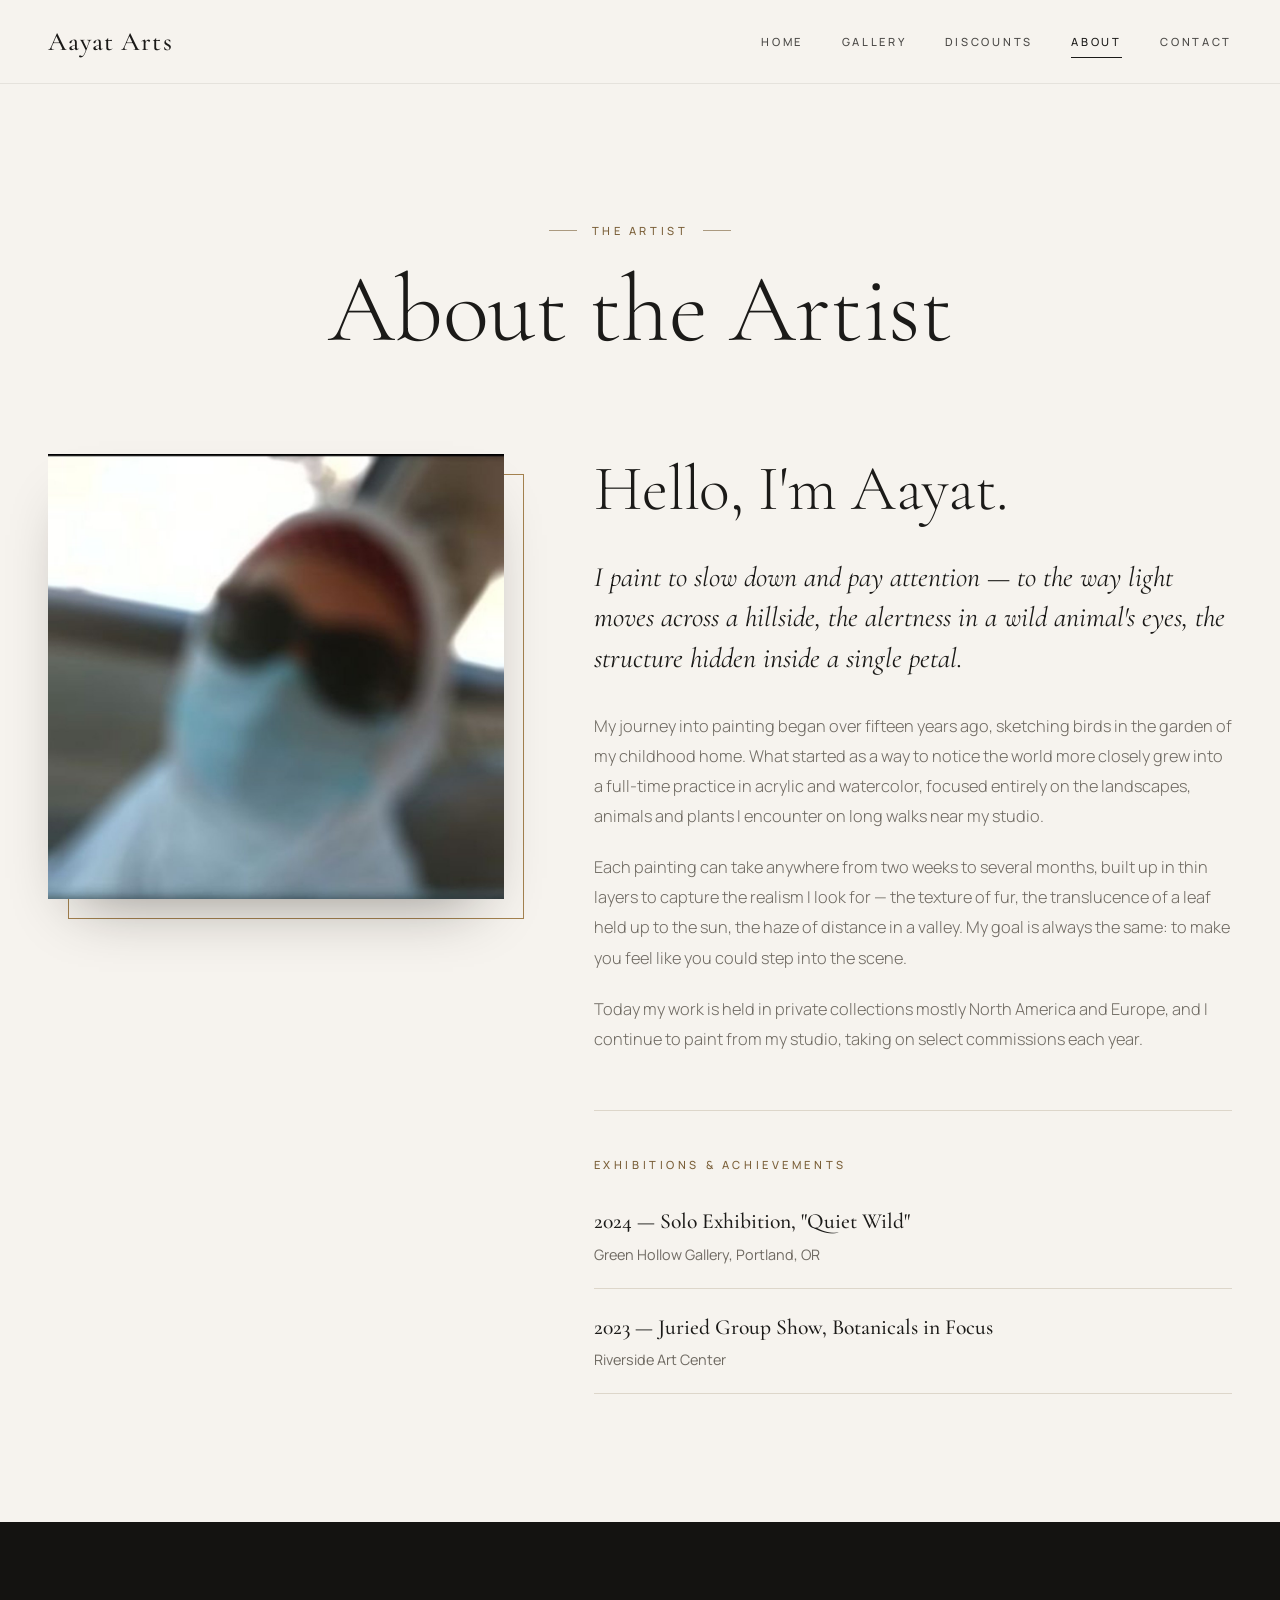
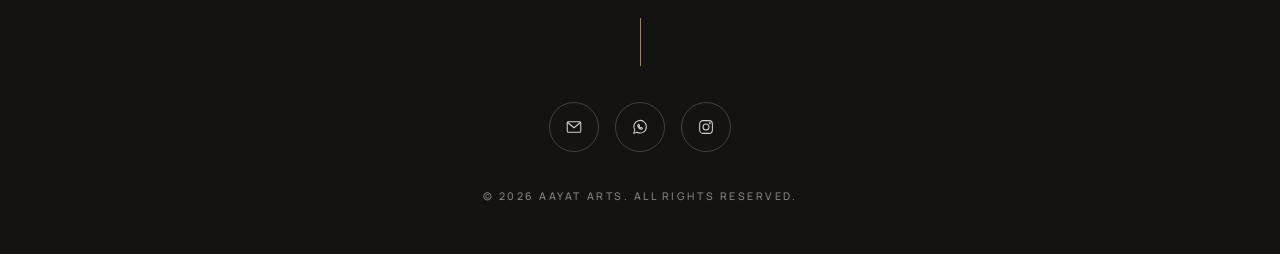
<file: about.html>
<!DOCTYPE html>
<html lang="en">
<head>
  <meta charset="UTF-8">
  <meta name="viewport" content="width=device-width, initial-scale=1.0">

  <title>About | Aayat Arts</title>
  <meta name="description" content="Learn about Aayat Arts, a professional nature and wildlife painter, her artistic journey, and her exhibitions.">

  <link rel="icon" type="image/svg+xml" href="images/favicon.svg">

  <meta property="og:type" content="website">
  <meta property="og:title" content="About | Aayat Arts">
  <meta property="og:description" content="Learn about Aayat Arts, a professional nature and wildlife painter, her artistic journey, and her exhibitions.">
  <meta property="og:image" content="images/artist-photo.jpg">
  <meta property="og:url" content="https://yourusername.github.io/paintings-portfolio/about.html">

  <link rel="preconnect" href="https://fonts.googleapis.com">
  <link rel="preconnect" href="https://fonts.gstatic.com" crossorigin>
  <link href="https://fonts.googleapis.com/css2?family=Cormorant+Garamond:ital,wght@0,300;0,400;0,500;0,600;1,300;1,400;1,500&family=Manrope:wght@300;400;500;600&display=swap" rel="stylesheet">

  <link rel="stylesheet" href="css/style.css">

  <!-- Cloudflare Web Analytics -->
  <script type='module' src='https://static.cloudflareinsights.com/beacon.min.js' data-cf-beacon='{"token": "23faac5cbb794c8eb4cd1b286bbd87d9"}'></script>
  <!-- End Cloudflare Web Analytics -->
</head>
<body>

  <header class="site-header">
    <nav class="navbar">
      <a href="index.html" class="nav-logo" id="site-name">Jane Alder</a>
      <button class="nav-toggle" aria-label="Toggle navigation menu">
        <span></span><span></span><span></span>
      </button>
      <ul class="nav-links">
        <li><a href="index.html">Home</a></li>
        <li><a href="gallery.html">Gallery</a></li>
        <li><a href="discounts.html">Discounts</a></li>
        <li><a href="about.html" class="active">About</a></li>
        <li><a href="contact.html">Contact</a></li>
      </ul>
    </nav>
  </header>

  <main>
    <section class="page-header">
      <div class="container">
        <span class="eyebrow">The Artist</span>
        <h1>About the Artist</h1>
      </div>
    </section>

    <section class="section" style="padding-top: 0;">
      <div class="container about-grid">
        <div class="about-photo">
          <!-- Fallback photo — real value comes from "artistPhoto" in data/artist.json -->
          <img id="about-photo" src="images/artist-photo.jpg" alt="Portrait of the artist, Jane Alder, in her studio">
        </div>

        <div class="about-text">
          <!-- Fallback greeting — real value is generated from "name" in data/artist.json -->
          <h2 id="about-greeting">Hello, I'm Jane.</h2>

          <!-- Fallback bio paragraphs below, overridden by the "bio" array in data/artist.json -->
          <div id="about-bio">
            <p>
              I paint to slow down and pay attention &mdash; to the way light moves across a hillside,
              the alertness in a wild animal's eyes, the structure hidden inside a single petal.
            </p>
            <p>
              My journey into painting began over fifteen years ago, sketching birds in the garden of my
              childhood home. What started as a way to notice the world more closely grew into a full-time
              practice in oil and watercolor, focused entirely on the landscapes, animals and plants I
              encounter on long walks near my studio.
            </p>
            <p>
              Each painting can take anywhere from two weeks to several months, built up in thin layers to
              capture the realism I look for &mdash; the texture of fur, the translucence of a leaf held up
              to the sun, the haze of distance in a valley. My goal is always the same: to make you feel like
              you could step into the scene.
            </p>
            <p>
              Today my work is held in private collections across North America, Europe and Asia, and I
              continue to paint from my studio, taking on select commissions each year.
            </p>
          </div>

          <div class="achievements">
            <h3>Exhibitions &amp; Achievements</h3>
            <!-- Fallback list below, overridden by the "achievements" array in data/artist.json -->
            <ul id="about-achievements">
              <li>
                <strong>2024 — Solo Exhibition, "Quiet Wild"</strong>
                Green Hollow Gallery, Portland, OR
              </li>
              <li>
                <strong>2023 — Juried Group Show, Nature in Focus</strong>
                Riverside Art Center
              </li>
              <li>
                <strong>2022 — Featured Artist</strong>
                Wildlife Art Quarterly, Issue 14
              </li>
              <li>
                <strong>2021 — Emerging Artist Award</strong>
                National Botanical Art Society
              </li>
            </ul>
          </div>
        </div>
      </div>
    </section>
  </main>

  <footer class="site-footer">
    <div class="container footer-inner">
      <div class="footer-social">
        <a data-contact="email" href="mailto:hello@janealder.com" aria-label="Email"><svg viewBox="0 0 24 24" fill="none" stroke="currentColor" stroke-width="1.4" stroke-linecap="round" stroke-linejoin="round" aria-hidden="true"><rect x="3" y="5" width="18" height="14" rx="1.5"/><path d="m3.5 6 8.5 7 8.5-7"/></svg></a>
        <a data-contact="whatsapp" href="https://wa.me/10000000000" target="_blank" rel="noopener" aria-label="WhatsApp"><svg viewBox="0 0 24 24" fill="none" stroke="currentColor" stroke-width="1.4" stroke-linecap="round" stroke-linejoin="round" aria-hidden="true"><path d="M20.5 11.6a8.4 8.4 0 0 1-12.4 7.4L3.5 20.5l1.5-4.4a8.4 8.4 0 1 1 15.5-4.5z"/><path d="M9 9.5c0 3 2.5 5.5 5.5 5.5l1-1.5-2-1-1 .8c-.9-.4-1.5-1-1.9-1.9l.8-1-1-2L9 9.5z"/></svg></a>
        <a data-contact="instagram" href="https://instagram.com/janealder.art" target="_blank" rel="noopener" aria-label="Instagram"><svg viewBox="0 0 24 24" fill="none" stroke="currentColor" stroke-width="1.4" stroke-linecap="round" stroke-linejoin="round" aria-hidden="true"><rect x="3.5" y="3.5" width="17" height="17" rx="4.5"/><circle cx="12" cy="12" r="4"/><circle cx="17.2" cy="6.8" r=".6" fill="currentColor"/></svg></a>
      </div>
      <p class="footer-copy">&copy; <span id="footer-year"></span> <span id="footer-artist-name">Jane Alder</span>. All rights reserved.</p>
    </div>
  </footer>

  <script src="js/script.js"></script>
</body>
</html>
</file>
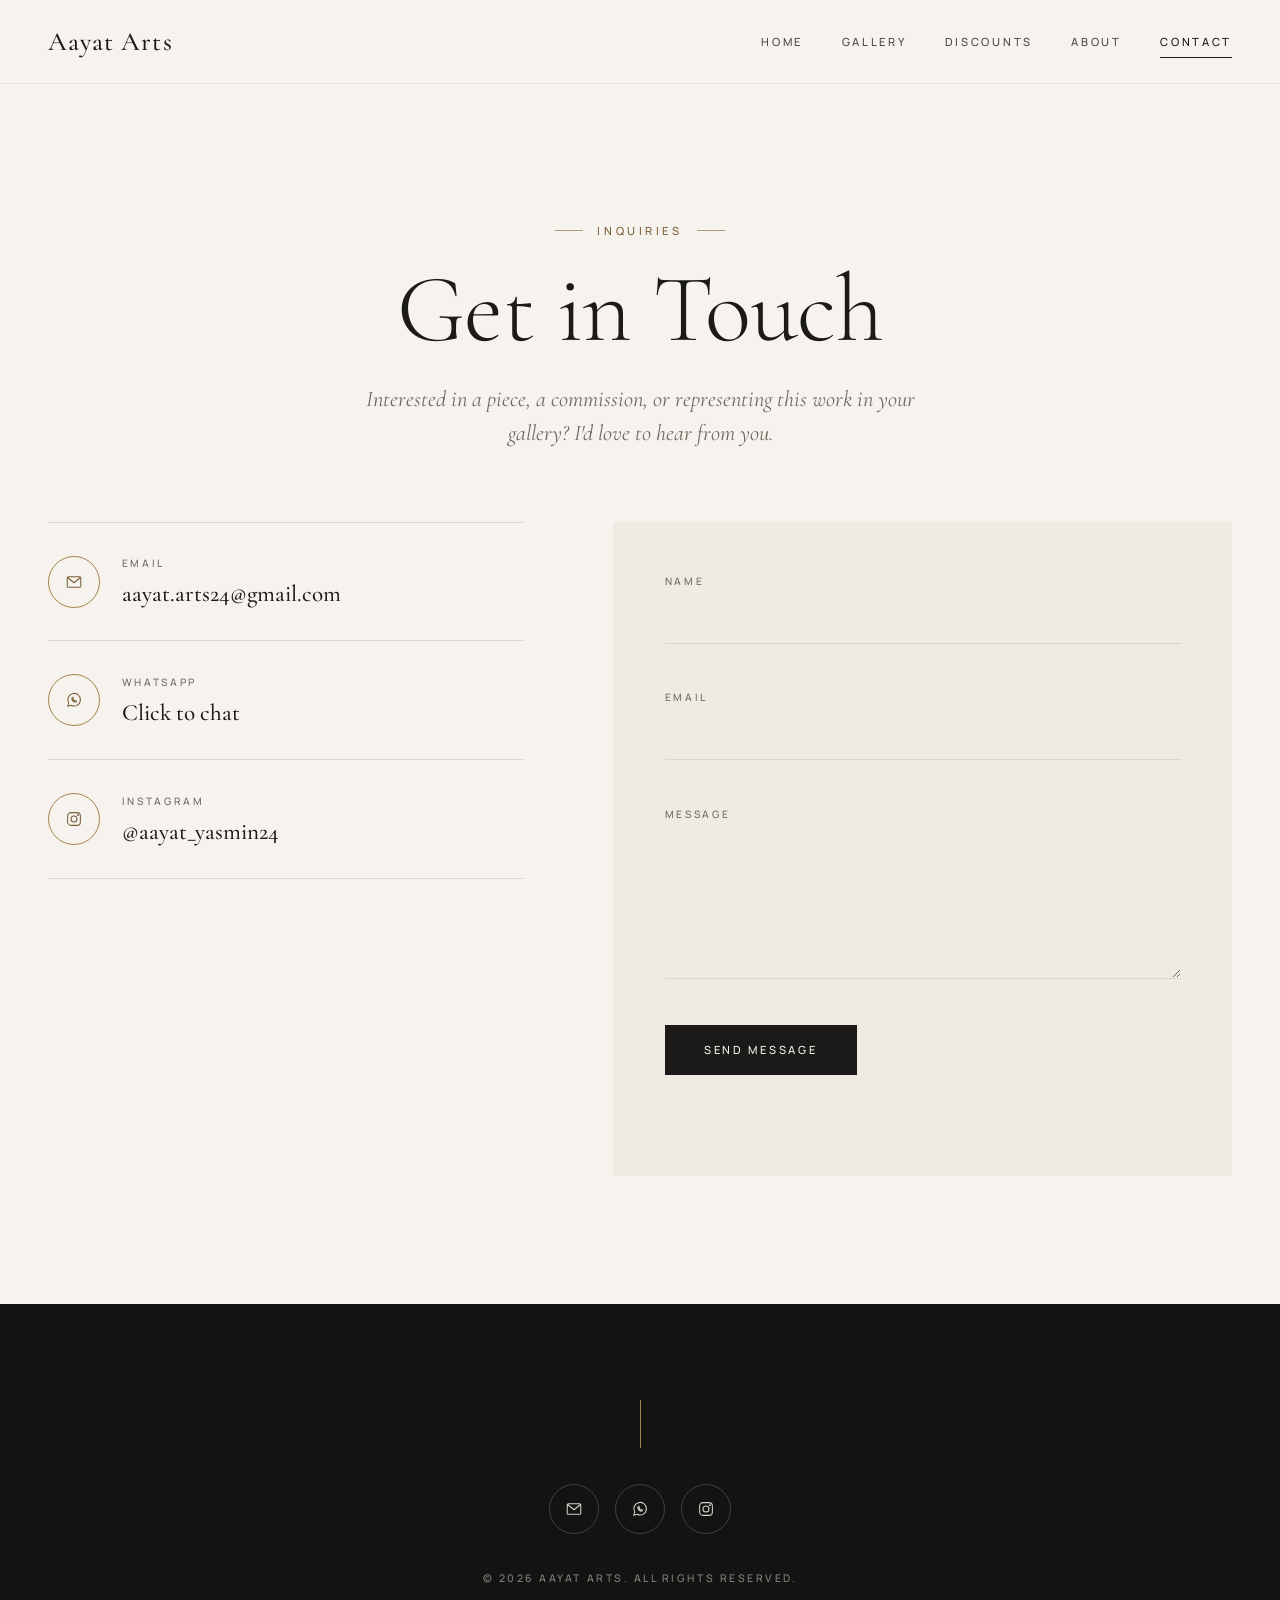
<file: contact.html>
<!DOCTYPE html>
<html lang="en">
<head>
  <meta charset="UTF-8">
  <meta name="viewport" content="width=device-width, initial-scale=1.0">

  <title>Contact | Aayat Arts</title>
  <meta name="description" content="Get in touch with Aayat Arts about original paintings, commissions, or gallery inquiries.">

  <link rel="icon" type="image/svg+xml" href="images/favicon.svg">

  <meta property="og:type" content="website">
  <meta property="og:title" content="Contact | Aayat Arts">
  <meta property="og:description" content="Get in touch with Aayat Arts about original paintings, commissions, or gallery inquiries.">
  <meta property="og:image" content="images/paintings/botanical-01.svg">
  <meta property="og:url" content="https://yourusername.github.io/paintings-portfolio/contact.html">

  <link rel="preconnect" href="https://fonts.googleapis.com">
  <link rel="preconnect" href="https://fonts.gstatic.com" crossorigin>
  <link href="https://fonts.googleapis.com/css2?family=Cormorant+Garamond:ital,wght@0,300;0,400;0,500;0,600;1,300;1,400;1,500&family=Manrope:wght@300;400;500;600&display=swap" rel="stylesheet">

  <link rel="stylesheet" href="css/style.css">

  <!-- Cloudflare Web Analytics -->
  <script type='module' src='https://static.cloudflareinsights.com/beacon.min.js' data-cf-beacon='{"token": "23faac5cbb794c8eb4cd1b286bbd87d9"}'></script>
  <!-- End Cloudflare Web Analytics -->
</head>
<body>

  <header class="site-header">
    <nav class="navbar">
      <a href="index.html" class="nav-logo" id="site-name">Jane Alder</a>
      <button class="nav-toggle" aria-label="Toggle navigation menu">
        <span></span><span></span><span></span>
      </button>
      <ul class="nav-links">
        <li><a href="index.html">Home</a></li>
        <li><a href="gallery.html">Gallery</a></li>
        <li><a href="discounts.html">Discounts</a></li>
        <li><a href="about.html">About</a></li>
        <li><a href="contact.html" class="active">Contact</a></li>
      </ul>
    </nav>
  </header>

  <main>
    <section class="page-header">
      <div class="container">
        <span class="eyebrow">Inquiries</span>
        <h1>Get in Touch</h1>
        <p>Interested in a piece, a commission, or representing this work in your gallery? I'd love to hear from you.</p>
      </div>
    </section>

    <section class="section" style="padding-top: 0;">
      <div class="container contact-grid">

        <div class="contact-info-list">
          <!-- Fallback contact details below — real values come from data/artist.json -->
          <a class="contact-info-item" data-contact="email" href="mailto:hello@janealder.com">
            <span class="contact-icon"><svg viewBox="0 0 24 24" fill="none" stroke="currentColor" stroke-width="1.4" stroke-linecap="round" stroke-linejoin="round" aria-hidden="true"><rect x="3" y="5" width="18" height="14" rx="1.5"/><path d="m3.5 6 8.5 7 8.5-7"/></svg></span>
            <span>
              <span class="label">Email</span><br>
              <span class="value" id="contact-email-value">hello@janealder.com</span>
            </span>
          </a>

          <a class="contact-info-item" data-contact="whatsapp" href="https://wa.me/10000000000" target="_blank" rel="noopener">
            <span class="contact-icon"><svg viewBox="0 0 24 24" fill="none" stroke="currentColor" stroke-width="1.4" stroke-linecap="round" stroke-linejoin="round" aria-hidden="true"><path d="M20.5 11.6a8.4 8.4 0 0 1-12.4 7.4L3.5 20.5l1.5-4.4a8.4 8.4 0 1 1 15.5-4.5z"/><path d="M9 9.5c0 3 2.5 5.5 5.5 5.5l1-1.5-2-1-1 .8c-.9-.4-1.5-1-1.9-1.9l.8-1-1-2L9 9.5z"/></svg></span>
            <span>
              <span class="label">WhatsApp</span><br>
              <span class="value">Click to chat</span>
            </span>
          </a>

          <a class="contact-info-item" data-contact="instagram" href="https://instagram.com/janealder.art" target="_blank" rel="noopener">
            <span class="contact-icon"><svg viewBox="0 0 24 24" fill="none" stroke="currentColor" stroke-width="1.4" stroke-linecap="round" stroke-linejoin="round" aria-hidden="true"><rect x="3.5" y="3.5" width="17" height="17" rx="4.5"/><circle cx="12" cy="12" r="4"/><circle cx="17.2" cy="6.8" r=".6" fill="currentColor"/></svg></span>
            <span>
              <span class="label">Instagram</span><br>
              <span class="value" id="contact-instagram-value">@janealder.art</span>
            </span>
          </a>
        </div>

        <!--
          Fallback form action below — the real endpoint comes from
          "formspreeEndpoint" in data/artist.json. Sign up free at
          https://formspree.io, create a form, and paste the URL it gives you
          (looks like https://formspree.io/f/xxxxxxx) into that file.
        -->
        <form class="contact-form" id="contact-form" action="https://formspree.io/f/yourFormID" method="POST">
          <div class="form-group">
            <label for="name">Name</label>
            <input type="text" id="name" name="name" required>
            <span class="form-error"></span>
          </div>

          <div class="form-group">
            <label for="email">Email</label>
            <input type="email" id="email" name="email" required>
            <span class="form-error"></span>
          </div>

          <div class="form-group">
            <label for="message">Message</label>
            <textarea id="message" name="message" required></textarea>
            <span class="form-error"></span>
          </div>

          <button type="submit" class="btn btn-solid">Send Message</button>
          <p class="form-status" aria-live="polite"></p>
        </form>

      </div>
    </section>
  </main>

  <footer class="site-footer">
    <div class="container footer-inner">
      <div class="footer-social">
        <a data-contact="email" href="mailto:hello@janealder.com" aria-label="Email"><svg viewBox="0 0 24 24" fill="none" stroke="currentColor" stroke-width="1.4" stroke-linecap="round" stroke-linejoin="round" aria-hidden="true"><rect x="3" y="5" width="18" height="14" rx="1.5"/><path d="m3.5 6 8.5 7 8.5-7"/></svg></a>
        <a data-contact="whatsapp" href="https://wa.me/10000000000" target="_blank" rel="noopener" aria-label="WhatsApp"><svg viewBox="0 0 24 24" fill="none" stroke="currentColor" stroke-width="1.4" stroke-linecap="round" stroke-linejoin="round" aria-hidden="true"><path d="M20.5 11.6a8.4 8.4 0 0 1-12.4 7.4L3.5 20.5l1.5-4.4a8.4 8.4 0 1 1 15.5-4.5z"/><path d="M9 9.5c0 3 2.5 5.5 5.5 5.5l1-1.5-2-1-1 .8c-.9-.4-1.5-1-1.9-1.9l.8-1-1-2L9 9.5z"/></svg></a>
        <a data-contact="instagram" href="https://instagram.com/janealder.art" target="_blank" rel="noopener" aria-label="Instagram"><svg viewBox="0 0 24 24" fill="none" stroke="currentColor" stroke-width="1.4" stroke-linecap="round" stroke-linejoin="round" aria-hidden="true"><rect x="3.5" y="3.5" width="17" height="17" rx="4.5"/><circle cx="12" cy="12" r="4"/><circle cx="17.2" cy="6.8" r=".6" fill="currentColor"/></svg></a>
      </div>
      <p class="footer-copy">&copy; <span id="footer-year"></span> <span id="footer-artist-name">Jane Alder</span>. All rights reserved.</p>
    </div>
  </footer>

  <script src="js/script.js"></script>
</body>
</html>
</file>
<file: css/style.css>
/* ==========================================================================
   Artist Portfolio — Stylesheet
   Gallery-style theme: warm bone walls, ink type, brass accents.
   Edit the CSS variables below to quickly re-theme the whole site.
   ========================================================================== */

:root {
  /* REPLACE: swap --color-accent for a different tone if you like
     (e.g. deep terracotta: #9c5a3c) */
  --color-bg: #f6f3ee;          /* gallery wall */
  --color-bg-alt: #efeae2;      /* alternate section */
  --color-matte: #e9e3d9;       /* matte behind each painting */
  --color-text: #1b1a18;        /* ink */
  --color-text-muted: #6f6a62;
  --color-accent: #a4824f;      /* brass */
  --color-accent-dark: #7a5f38;
  --color-border: #ddd6ca;
  --color-white: #ffffff;
  --color-ivory: #f6f3ee;
  --color-ink: #141311;
  --color-sold: #b3261e;        /* the classic gallery "red dot" */

  --font-heading: 'Cormorant Garamond', 'Cormorant', Georgia, 'Times New Roman', serif;
  --font-body: 'Manrope', -apple-system, BlinkMacSystemFont, 'Segoe UI', sans-serif;

  --max-width: 1320px;
  --gap: 2.5rem;
  --radius: 0;
  --ease: cubic-bezier(0.2, 0.7, 0.2, 1);
  --transition: 0.4s var(--ease);

  --nav-height: 84px;
}

/* ---------- Reset ---------- */
*,
*::before,
*::after {
  box-sizing: border-box;
  margin: 0;
  padding: 0;
}

html {
  scroll-behavior: smooth;
}

body {
  font-family: var(--font-body);
  font-weight: 400;
  background-color: var(--color-bg);
  color: var(--color-text);
  line-height: 1.7;
  -webkit-font-smoothing: antialiased;
  -moz-osx-font-smoothing: grayscale;
  text-rendering: optimizeLegibility;
  overflow-x: hidden;
  animation: page-in 0.9s var(--ease) both;
}

body.menu-open {
  overflow: hidden;
}

::selection {
  background-color: var(--color-accent);
  color: var(--color-white);
}

img {
  max-width: 100%;
  display: block;
}

a {
  color: inherit;
  text-decoration: none;
}

ul {
  list-style: none;
}

h1, h2, h3, h4 {
  font-family: var(--font-heading);
  font-weight: 400;
  line-height: 1.1;
  letter-spacing: -0.005em;
}

button {
  font-family: inherit;
  cursor: pointer;
  border: none;
  background: none;
  color: inherit;
}

input, textarea {
  font-family: inherit;
}

:focus-visible {
  outline: 1px solid var(--color-accent);
  outline-offset: 4px;
}

.container {
  max-width: var(--max-width);
  margin: 0 auto;
  padding: 0 clamp(1.25rem, 4vw, 3rem);
}

.section {
  padding: clamp(5rem, 10vw, 8.5rem) 0;
}

.section-alt {
  background-color: var(--color-bg-alt);
}

/* Small uppercase label that sits above headings */
.eyebrow {
  display: inline-flex;
  align-items: center;
  gap: 0.9rem;
  font-family: var(--font-body);
  font-size: 0.7rem;
  font-weight: 500;
  letter-spacing: 0.32em;
  text-transform: uppercase;
  color: var(--color-accent-dark);
  margin-bottom: 1.4rem;
}

.eyebrow::before,
.eyebrow::after {
  content: '';
  width: 28px;
  height: 1px;
  background-color: currentColor;
  opacity: 0.6;
}

.section-title {
  font-size: clamp(2.4rem, 4.6vw, 3.8rem);
  font-weight: 300;
  text-align: center;
  margin-bottom: 1.1rem;
}

.section-subtitle {
  text-align: center;
  color: var(--color-text-muted);
  max-width: 520px;
  margin: 0 auto clamp(3rem, 6vw, 4.5rem);
  font-size: 0.95rem;
  font-weight: 300;
}

.section-head {
  text-align: center;
}

/* ---------- Buttons ---------- */
.btn {
  display: inline-flex;
  align-items: center;
  justify-content: center;
  gap: 0.75rem;
  padding: 1.05rem 2.4rem;
  border: 1px solid var(--color-text);
  color: var(--color-text);
  font-size: 0.7rem;
  font-weight: 500;
  letter-spacing: 0.24em;
  text-transform: uppercase;
  border-radius: var(--radius);
  background: linear-gradient(var(--color-text), var(--color-text)) no-repeat left center / 0% 100%;
  transition: background-size 0.6s var(--ease), color 0.4s var(--ease), border-color 0.4s var(--ease);
}

.btn:hover,
.btn:focus-visible {
  background-size: 100% 100%;
  color: var(--color-ivory);
}

.btn-solid {
  background-color: var(--color-text);
  background-image: linear-gradient(var(--color-accent-dark), var(--color-accent-dark));
  border-color: var(--color-text);
  color: var(--color-ivory);
}

.btn-solid:hover,
.btn-solid:focus-visible {
  border-color: var(--color-accent-dark);
  color: var(--color-white);
}

/* ---------- Hero action buttons ---------- */
.hero-actions {
  display: flex;
  flex-wrap: wrap;
  justify-content: center;
  gap: 1rem;
}

.btn-discount {
  background-color: var(--color-accent);
  background-image: linear-gradient(var(--color-accent-dark), var(--color-accent-dark));
  border-color: var(--color-accent);
  color: var(--color-white);
}

.btn-discount:hover,
.btn-discount:focus-visible {
  border-color: var(--color-accent-dark);
  color: var(--color-white);
}

/* ---------- Navigation ---------- */
.site-header {
  position: sticky;
  top: 0;
  z-index: 500;
  color: var(--color-text);
  transition: color var(--transition);
}

/* Background lives on a pseudo-element so the blur doesn't trap the
   full-screen mobile menu inside the header box */
.site-header::before {
  content: '';
  position: absolute;
  inset: 0;
  z-index: -1;
  background-color: rgba(246, 243, 238, 0.86);
  backdrop-filter: blur(14px) saturate(1.2);
  -webkit-backdrop-filter: blur(14px) saturate(1.2);
  border-bottom: 1px solid rgba(27, 26, 24, 0.08);
  transition: opacity var(--transition);
}

/* Home page: header floats transparently over the hero painting,
   then settles into the solid bar once the visitor scrolls */
body:has(.hero) .site-header {
  position: fixed;
  left: 0;
  right: 0;
}

body:has(.hero):not(.scrolled) .site-header {
  color: var(--color-ivory);
}

body:has(.hero):not(.scrolled) .site-header::before {
  opacity: 0;
}

.navbar {
  height: var(--nav-height);
  display: flex;
  align-items: center;
  justify-content: space-between;
  max-width: var(--max-width);
  margin: 0 auto;
  padding: 0 clamp(1.25rem, 4vw, 3rem);
  transition: height var(--transition);
}

body.scrolled .navbar {
  height: 68px;
}

.nav-logo {
  font-family: var(--font-heading);
  font-size: 1.65rem;
  font-weight: 500;
  letter-spacing: 0.04em;
  line-height: 1;
}

.nav-links {
  display: flex;
  gap: clamp(1.5rem, 3vw, 2.75rem);
}

.nav-links a {
  position: relative;
  display: inline-block;
  font-size: 0.7rem;
  font-weight: 500;
  letter-spacing: 0.24em;
  text-transform: uppercase;
  padding: 0.4rem 0;
  opacity: 0.78;
  transition: opacity var(--transition);
}

.nav-links a::after {
  content: '';
  position: absolute;
  left: 0;
  right: 0;
  bottom: 0;
  height: 1px;
  background-color: currentColor;
  transform: scaleX(0);
  transform-origin: right;
  transition: transform 0.5s var(--ease);
}

.nav-links a:hover,
.nav-links a.active {
  opacity: 1;
}

.nav-links a:hover::after,
.nav-links a.active::after {
  transform: scaleX(1);
  transform-origin: left;
}

.nav-toggle {
  display: none;
  flex-direction: column;
  justify-content: center;
  gap: 7px;
  width: 44px;
  height: 44px;
  margin-right: -10px;
  padding: 10px;
  z-index: 600;
  position: relative;
}

.nav-toggle span {
  display: block;
  width: 24px;
  height: 1px;
  background-color: currentColor;
  transition: transform var(--transition), opacity var(--transition), background-color var(--transition);
}

.nav-toggle.open span {
  background-color: var(--color-ivory);
}

.nav-toggle.open span:nth-child(1) {
  transform: translateY(8px) rotate(45deg);
}

.nav-toggle.open span:nth-child(2) {
  opacity: 0;
}

.nav-toggle.open span:nth-child(3) {
  transform: translateY(-8px) rotate(-45deg);
}

/* ---------- Hero ---------- */
.hero {
  position: relative;
  height: 100vh;
  height: 100svh;
  min-height: 560px;
  display: flex;
  align-items: center;
  justify-content: center;
  text-align: center;
  color: var(--color-ivory);
  overflow: hidden;
  background-color: var(--color-ink);
}

.hero-bg {
  position: absolute;
  inset: 0;
  width: 100%;
  height: 110%;
  object-fit: cover;
  translate: 0 var(--parallax, 0px);
  animation: hero-zoom 2.8s var(--ease) both;
  will-change: translate, scale;
}

.hero::after {
  content: '';
  position: absolute;
  inset: 0;
  background:
    radial-gradient(ellipse at center, rgba(10, 10, 9, 0.15) 0%, rgba(10, 10, 9, 0.55) 100%),
    linear-gradient(180deg, rgba(10, 10, 9, 0.45) 0%, rgba(10, 10, 9, 0.05) 30%, rgba(10, 10, 9, 0.1) 60%, rgba(10, 10, 9, 0.7) 100%);
}

.hero-content {
  position: relative;
  z-index: 2;
  padding: 0 1.5rem;
  max-width: 860px;
}

.hero-content > * {
  animation: rise 1.3s var(--ease) both;
}

.hero-content > *:nth-child(1) { animation-delay: 0.5s; }
.hero-content > *:nth-child(2) { animation-delay: 0.65s; }
.hero-content > *:nth-child(3) { animation-delay: 0.85s; }
.hero-content > *:nth-child(4) { animation-delay: 1.05s; }

.hero .eyebrow {
  color: rgba(246, 243, 238, 0.85);
}

.hero-content h1 {
  font-size: clamp(3.4rem, 10vw, 8rem);
  font-weight: 300;
  letter-spacing: 0.01em;
  line-height: 0.95;
  margin-bottom: 1.6rem;
  text-shadow: 0 2px 40px rgba(0, 0, 0, 0.25);
}

.hero-content p {
  font-family: var(--font-heading);
  font-style: italic;
  font-size: clamp(1.15rem, 2.2vw, 1.55rem);
  font-weight: 400;
  line-height: 1.5;
  max-width: 620px;
  margin: 0 auto 2.75rem;
  color: rgba(246, 243, 238, 0.9);
}

.hero .btn {
  border-color: rgba(246, 243, 238, 0.7);
  color: var(--color-ivory);
  background-image: linear-gradient(var(--color-ivory), var(--color-ivory));
  backdrop-filter: blur(4px);
  -webkit-backdrop-filter: blur(4px);
}

.hero .btn:hover,
.hero .btn:focus-visible {
  border-color: var(--color-ivory);
  color: var(--color-text);
}

.hero .btn-discount {
  background-color: var(--color-accent);
  border-color: var(--color-accent);
  color: var(--color-white);
  background-image: linear-gradient(var(--color-ivory), var(--color-ivory));
}

.hero .btn-discount:hover,
.hero .btn-discount:focus-visible {
  border-color: var(--color-ivory);
  color: var(--color-text);
}

/* Animated scroll cue at the bottom of the hero */
.hero-scroll {
  position: absolute;
  z-index: 2;
  left: 0;
  right: 0;
  bottom: 2rem;
  width: max-content;
  margin: 0 auto;
  display: flex;
  flex-direction: column;
  align-items: center;
  gap: 0.9rem;
  font-size: 0.62rem;
  letter-spacing: 0.32em;
  text-indent: 0.32em; /* balances the trailing letter-spacing so the word sits on centre */
  text-transform: uppercase;
  color: rgba(246, 243, 238, 0.75);
  animation: rise 1.3s 1.4s var(--ease) both;
}

.hero-scroll::after {
  content: '';
  width: 1px;
  height: 56px;
  background: linear-gradient(rgba(246, 243, 238, 0.9), rgba(246, 243, 238, 0));
  transform-origin: top;
  animation: scroll-line 2.4s var(--ease) infinite;
}

/* ---------- Intro ---------- */
.intro {
  max-width: 900px;
  margin: 0 auto;
  text-align: center;
}

.intro::before {
  content: '';
  display: block;
  width: 1px;
  height: 64px;
  margin: 0 auto 2.5rem;
  background-color: var(--color-accent);
}

.intro p {
  font-family: var(--font-heading);
  font-size: clamp(1.45rem, 2.7vw, 2.15rem);
  font-weight: 300;
  line-height: 1.5;
  color: var(--color-text);
}

/* ---------- Featured / Gallery Grid ---------- */
.grid {
  display: grid;
  grid-template-columns: repeat(auto-fill, minmax(min(340px, 100%), 1fr));
  column-gap: var(--gap);
  row-gap: clamp(3rem, 5vw, 4.5rem);
}

.art-card {
  position: relative;
  cursor: pointer;
}

/* Each painting is "hung" on its own matte with a soft wall shadow,
   shown whole rather than cropped */
.art-card .art-media {
  position: relative;
  aspect-ratio: 4 / 5;
  display: flex;
  align-items: center;
  justify-content: center;
  /* extra room on top keeps the status label clear of tall paintings */
  padding: 2.75rem 7% 7%;
  background-color: var(--color-matte);
  overflow: hidden;
  transition: background-color 0.6s var(--ease);
}

.art-card img {
  width: auto;
  height: auto;
  max-width: 100%;
  max-height: 100%;
  object-fit: contain;
  box-shadow:
    0 1px 2px rgba(20, 16, 10, 0.12),
    0 10px 20px -6px rgba(20, 16, 10, 0.28),
    0 28px 48px -18px rgba(20, 16, 10, 0.35);
  transition: transform 0.9s var(--ease), box-shadow 0.9s var(--ease);
}

.art-card:hover .art-media {
  background-color: #e3dccf;
}

.art-card:hover img {
  transform: translateY(-6px) scale(1.025);
  box-shadow:
    0 2px 4px rgba(20, 16, 10, 0.12),
    0 18px 30px -8px rgba(20, 16, 10, 0.3),
    0 44px 70px -24px rgba(20, 16, 10, 0.45);
}

/* "View" label that slides up on hover */
.art-card .art-media::after {
  content: 'View Work';
  position: absolute;
  left: 50%;
  bottom: 4%;
  transform: translate(-50%, 10px);
  font-size: 0.62rem;
  font-weight: 500;
  letter-spacing: 0.28em;
  text-transform: uppercase;
  color: var(--color-text);
  opacity: 0;
  transition: opacity 0.5s var(--ease), transform 0.5s var(--ease);
  white-space: nowrap;
}

.art-card:hover .art-media::after {
  opacity: 0.75;
  transform: translate(-50%, 0);
}

.art-card .art-info {
  display: flex;
  flex-direction: column;
  gap: 0.35rem;
  padding: 1.35rem 0.1rem 0;
  border-top: 1px solid transparent;
}

.art-card h3 {
  font-size: 1.4rem;
  font-weight: 500;
  line-height: 1.2;
  transition: color var(--transition);
}

.art-card:hover h3 {
  color: var(--color-accent-dark);
}

.art-card .art-meta {
  font-size: 0.66rem;
  font-weight: 500;
  letter-spacing: 0.22em;
  text-transform: uppercase;
  color: var(--color-text-muted);
}

.art-card .status-badge {
  position: absolute;
  z-index: 2;
  top: 1rem;
  right: 1rem;
  display: inline-flex;
  align-items: center;
  gap: 0.5rem;
  font-size: 0.6rem;
  font-weight: 600;
  text-transform: uppercase;
  letter-spacing: 0.22em;
  color: var(--color-text-muted);
}

.art-card .status-badge::before {
  content: '';
  width: 7px;
  height: 7px;
  border-radius: 50%;
  border: 1px solid var(--color-accent);
}

.art-card .status-badge.status-sold {
  color: var(--color-text);
}

.art-card .status-badge.status-sold::before {
  background-color: var(--color-sold);
  border-color: var(--color-sold);
  width: 9px;
  height: 9px;
  box-shadow: 0 0 0 3px rgba(179, 38, 30, 0.14);
}

.art-card .status-badge.status-inquire::before {
  background-color: var(--color-accent);
}

.art-card .discount-badge {
  position: absolute;
  z-index: 2;
  top: 0.85rem;
  left: 0.85rem;
  background-color: var(--color-ink);
  color: var(--color-ivory);
  font-size: 0.6rem;
  font-weight: 600;
  text-transform: uppercase;
  letter-spacing: 0.2em;
  padding: 0.45rem 0.75rem;
}

.view-all-wrap {
  text-align: center;
  margin-top: clamp(3.5rem, 7vw, 5.5rem);
}

.data-error {
  grid-column: 1 / -1;
  text-align: center;
  font-family: var(--font-heading);
  font-size: 1.35rem;
  font-style: italic;
  color: var(--color-text-muted);
  padding: 4rem 1.5rem;
  border-top: 1px solid var(--color-border);
  border-bottom: 1px solid var(--color-border);
  line-height: 1.6;
}

.data-error strong {
  font-style: normal;
  color: var(--color-text);
}

/* ---------- Gallery filters ---------- */
.filter-bar {
  display: flex;
  justify-content: center;
  flex-wrap: wrap;
  gap: 0.5rem clamp(1.25rem, 3vw, 2.5rem);
  padding: 1.25rem 0;
  margin-bottom: clamp(3rem, 6vw, 4.5rem);
  border-top: 1px solid var(--color-border);
  border-bottom: 1px solid var(--color-border);
}

.filter-btn {
  position: relative;
  padding: 0.5rem 0;
  font-size: 0.68rem;
  font-weight: 500;
  letter-spacing: 0.24em;
  text-transform: uppercase;
  color: var(--color-text-muted);
  transition: color var(--transition);
}

.filter-btn::after {
  content: '';
  position: absolute;
  left: 0;
  right: 0;
  bottom: 0;
  height: 1px;
  background-color: var(--color-accent);
  transform: scaleX(0);
  transition: transform 0.5s var(--ease);
}

.filter-btn:hover {
  color: var(--color-text);
}

.filter-btn.active {
  color: var(--color-text);
}

.filter-btn.active::after {
  transform: scaleX(1);
}

/* ---------- Lightbox ---------- */
.lightbox {
  position: fixed;
  inset: 0;
  z-index: 1000;
  display: none;
  align-items: center;
  justify-content: center;
  background-color: #0f0e0d;
  padding: 2rem 1rem;
}

.lightbox.open {
  display: flex;
  animation: fade-in 0.5s var(--ease) both;
}

.lightbox-inner {
  position: relative;
  width: 100%;
  max-width: 1280px;
  max-height: 94vh;
  display: flex;
  flex-direction: column;
  align-items: center;
  gap: 1.75rem;
  overflow-y: auto;
  padding: 0 4.5rem;
  scrollbar-width: none;
}

.lightbox-inner > * {
  flex-shrink: 0; /* never squash the image, thumbnails or caption; scroll instead */
}

.lightbox-inner::-webkit-scrollbar {
  display: none;
}

.lightbox.open .lightbox-inner {
  animation: rise 0.8s 0.05s var(--ease) both;
}

.lightbox-image-wrap {
  width: 100%;
  max-height: 62vh;
  display: flex;
  align-items: center;
  justify-content: center;
  padding-top: 1rem;
}

.lightbox-image-wrap img {
  max-width: 100%;
  max-height: 60vh;
  width: auto;
  object-fit: contain;
  box-shadow: 0 30px 80px -20px rgba(0, 0, 0, 0.7);
}

.lightbox-image-wrap img.is-changing {
  animation: img-in 0.7s var(--ease) both;
}

.lightbox-thumbs {
  display: flex;
  gap: 0.75rem;
  overflow-x: auto;
  max-width: 100%;
  padding: 0.25rem;
}

.lightbox-thumbs:empty {
  display: none;
}

.lightbox-thumb {
  width: 58px;
  height: 58px;
  flex-shrink: 0;
  padding: 0;
  overflow: hidden;
  outline: 1px solid transparent;
  outline-offset: 3px;
  opacity: 0.45;
  transition: opacity var(--transition), outline-color var(--transition);
}

.lightbox-thumb img {
  width: 100%;
  height: 100%;
  object-fit: cover;
  display: block;
}

.lightbox-thumb:hover {
  opacity: 0.85;
}

.lightbox-thumb.active {
  opacity: 1;
  outline-color: var(--color-accent);
}

.lightbox-caption {
  text-align: center;
  color: var(--color-ivory);
  padding-bottom: 1rem;
}

.lightbox-caption h3 {
  font-size: clamp(1.7rem, 3vw, 2.4rem);
  font-weight: 400;
  margin-bottom: 0.7rem;
}

.lightbox-caption .art-meta {
  color: var(--color-accent);
  font-size: 0.66rem;
  font-weight: 500;
  letter-spacing: 0.24em;
  text-transform: uppercase;
}

.lightbox-caption .art-description {
  max-width: 620px;
  margin: 1.1rem auto 0;
  color: rgba(246, 243, 238, 0.7);
  font-family: var(--font-heading);
  font-style: italic;
  font-size: 1.15rem;
  line-height: 1.6;
}

.lightbox-close,
.lightbox-prev,
.lightbox-next {
  position: fixed;
  z-index: 2;
  display: flex;
  align-items: center;
  justify-content: center;
  width: 52px;
  height: 52px;
  border: 1px solid rgba(246, 243, 238, 0.22);
  border-radius: 50%;
  color: var(--color-ivory);
  font-family: var(--font-heading);
  font-size: 1.9rem;
  font-weight: 300;
  line-height: 1;
  padding-bottom: 0.2rem;
  transition: background-color var(--transition), border-color var(--transition), color var(--transition);
}

.lightbox-close:hover,
.lightbox-prev:hover,
.lightbox-next:hover {
  background-color: var(--color-ivory);
  border-color: var(--color-ivory);
  color: var(--color-ink);
}

.lightbox-close {
  top: 1.5rem;
  right: 1.5rem;
}

.lightbox-prev {
  left: 1.5rem;
  top: 50%;
  transform: translateY(-50%);
}

.lightbox-next {
  right: 1.5rem;
  top: 50%;
  transform: translateY(-50%);
}

@media (max-width: 640px) {
  .lightbox-inner { padding: 3.5rem 0 0; }
  .lightbox-image-wrap { max-height: none; }
  /* Leave room below a tall painting for its extra-photo thumbnails */
  .lightbox-image-wrap img { max-height: 58vh; }
  .lightbox-inner:has(.lightbox-thumb) .lightbox-image-wrap img { max-height: 50vh; }
  .lightbox-thumb { width: 52px; height: 52px; }
  .lightbox-prev,
  .lightbox-next {
    top: auto;
    bottom: 1.25rem;
    transform: none;
    width: 44px;
    height: 44px;
    background-color: rgba(14, 13, 12, 0.6);
  }
  .lightbox-prev { left: 1rem; }
  .lightbox-next { right: 1rem; }
  .lightbox-close { top: 1rem; right: 1rem; width: 44px; height: 44px; }
  .lightbox-caption { padding-bottom: 4.5rem; }
}

/* ---------- About page ---------- */
.about-grid {
  display: grid;
  grid-template-columns: minmax(0, 5fr) minmax(0, 7fr);
  gap: clamp(3rem, 7vw, 6.5rem);
  align-items: start;
}

.about-photo {
  position: relative;
  position: sticky;
  top: calc(var(--nav-height) + 2rem);
}

.about-photo::before {
  content: '';
  position: absolute;
  inset: 0;
  transform: translate(1.25rem, 1.25rem);
  border: 1px solid var(--color-accent);
  z-index: -1;
}

.about-photo img {
  width: 100%;
  box-shadow: 0 30px 60px -30px rgba(20, 16, 10, 0.45);
}

.about-text h2 {
  font-size: clamp(2.6rem, 5vw, 4rem);
  font-weight: 300;
  margin-bottom: 2rem;
}

.about-text p {
  margin-bottom: 1.3rem;
  color: var(--color-text-muted);
  font-weight: 300;
  font-size: 1.02rem;
  line-height: 1.85;
}

.about-text p:first-of-type {
  font-family: var(--font-heading);
  font-size: clamp(1.4rem, 2.2vw, 1.75rem);
  font-weight: 400;
  line-height: 1.45;
  color: var(--color-text);
  font-style: italic;
  margin-bottom: 2rem;
}

.achievements {
  margin-top: 3.5rem;
  padding-top: 3rem;
  border-top: 1px solid var(--color-border);
}

.achievements h3 {
  font-family: var(--font-body);
  font-size: 0.7rem;
  font-weight: 500;
  letter-spacing: 0.32em;
  text-transform: uppercase;
  color: var(--color-accent-dark);
  margin-bottom: 2rem;
}

.achievements ul {
  display: flex;
  flex-direction: column;
}

.achievements li {
  color: var(--color-text-muted);
  font-size: 0.9rem;
  padding: 1.25rem 0;
  border-bottom: 1px solid var(--color-border);
}

.achievements li:first-child {
  padding-top: 0;
}

.achievements strong {
  color: var(--color-text);
  display: block;
  font-family: var(--font-heading);
  font-size: 1.35rem;
  font-weight: 500;
  margin-bottom: 0.2rem;
}

/* ---------- Contact page ---------- */
.contact-grid {
  display: grid;
  grid-template-columns: minmax(0, 1fr) minmax(0, 1.3fr);
  gap: clamp(3rem, 7vw, 6.5rem);
}

.contact-info-list {
  display: flex;
  flex-direction: column;
  border-top: 1px solid var(--color-border);
}

.contact-info-item {
  display: flex;
  align-items: center;
  gap: 1.35rem;
  padding: 1.6rem 0;
  border-bottom: 1px solid var(--color-border);
  transition: padding-left 0.5s var(--ease);
}

.contact-info-item:hover {
  padding-left: 0.75rem;
}

.contact-icon {
  width: 52px;
  height: 52px;
  flex-shrink: 0;
  border-radius: 50%;
  border: 1px solid var(--color-accent);
  color: var(--color-accent-dark);
  display: flex;
  align-items: center;
  justify-content: center;
  transition: background-color var(--transition), color var(--transition);
}

.contact-icon svg,
.footer-social svg {
  width: 18px;
  height: 18px;
}

.contact-info-item:hover .contact-icon {
  background-color: var(--color-accent);
  color: var(--color-white);
}

.contact-info-item .label {
  font-size: 0.64rem;
  font-weight: 500;
  text-transform: uppercase;
  letter-spacing: 0.26em;
  color: var(--color-text-muted);
}

.contact-info-item .value {
  font-family: var(--font-heading);
  font-size: 1.45rem;
  font-weight: 500;
  word-break: break-word;
}

.contact-form {
  display: flex;
  flex-direction: column;
  gap: 1.75rem;
  padding: clamp(2rem, 4vw, 3.25rem);
  background-color: var(--color-bg-alt);
}

.form-group {
  display: flex;
  flex-direction: column;
  gap: 0.35rem;
}

.form-group label {
  font-size: 0.64rem;
  font-weight: 500;
  text-transform: uppercase;
  letter-spacing: 0.26em;
  color: var(--color-text-muted);
}

.form-group input,
.form-group textarea {
  padding: 0.75rem 0;
  border: none;
  border-bottom: 1px solid var(--color-border);
  border-radius: 0;
  background-color: transparent;
  font-size: 1.05rem;
  color: var(--color-text);
  transition: border-color var(--transition);
}

.form-group input:focus,
.form-group textarea:focus {
  outline: none;
  border-bottom-color: var(--color-text);
}

.form-group textarea {
  resize: vertical;
  min-height: 150px;
}

.contact-form .btn {
  align-self: flex-start;
}

.form-error {
  font-size: 0.75rem;
  color: #a33a2f;
  min-height: 1em;
}

.form-status {
  font-family: var(--font-heading);
  font-style: italic;
  font-size: 1.15rem;
  min-height: 1.2em;
}

.form-status.success {
  color: var(--color-accent-dark);
}

.form-status.error {
  color: #a33a2f;
}

/* ---------- Footer ---------- */
.site-footer {
  padding: clamp(4rem, 8vw, 6rem) 0 3rem;
  background-color: var(--color-ink);
  color: var(--color-ivory);
}

.footer-inner {
  display: flex;
  flex-direction: column;
  align-items: center;
  gap: 2.25rem;
  text-align: center;
}

.footer-inner::before {
  content: '';
  width: 1px;
  height: 48px;
  background-color: var(--color-accent);
}

.footer-social {
  display: flex;
  gap: 1rem;
}

.footer-social a {
  width: 50px;
  height: 50px;
  border: 1px solid rgba(246, 243, 238, 0.2);
  border-radius: 50%;
  display: flex;
  align-items: center;
  justify-content: center;
  color: rgba(246, 243, 238, 0.85);
  transition: background-color var(--transition), color var(--transition), border-color var(--transition), transform var(--transition);
}

.footer-social a:hover {
  background-color: var(--color-accent);
  border-color: var(--color-accent);
  color: var(--color-white);
  transform: translateY(-3px);
}

.footer-copy {
  font-size: 0.66rem;
  font-weight: 500;
  letter-spacing: 0.24em;
  text-transform: uppercase;
  color: rgba(246, 243, 238, 0.5);
}

/* ---------- Page header (Gallery/About/Contact top banner) ---------- */
.page-header {
  padding: clamp(4.5rem, 10vw, 8rem) 0 clamp(3rem, 6vw, 4.5rem);
  text-align: center;
}

.page-header .container > * {
  animation: rise 1.2s var(--ease) both;
}

.page-header .container > *:nth-child(2) { animation-delay: 0.12s; }
.page-header .container > *:nth-child(3) { animation-delay: 0.24s; }

.page-header h1 {
  font-size: clamp(3rem, 8vw, 6rem);
  font-weight: 300;
  line-height: 1;
  margin-bottom: 1.5rem;
}

.page-header p {
  font-family: var(--font-heading);
  font-style: italic;
  font-size: clamp(1.15rem, 2vw, 1.4rem);
  color: var(--color-text-muted);
  max-width: 600px;
  margin: 0 auto;
  line-height: 1.5;
}

/* ---------- Scroll reveal (classes added by js/script.js) ---------- */
.reveal {
  opacity: 0;
  transform: translateY(32px);
  transition: opacity 1.1s var(--ease), transform 1.1s var(--ease);
}

.reveal.is-visible {
  opacity: 1;
  transform: none;
}

/* ---------- Keyframes ---------- */
@keyframes page-in {
  from { opacity: 0; }
  to { opacity: 1; }
}

@keyframes fade-in {
  from { opacity: 0; }
  to { opacity: 1; }
}

@keyframes rise {
  from { opacity: 0; transform: translateY(24px); }
  to { opacity: 1; transform: none; }
}

@keyframes img-in {
  from { opacity: 0; transform: scale(0.97); }
  to { opacity: 1; transform: none; }
}

@keyframes hero-zoom {
  from { scale: 1.12; opacity: 0.4; }
  to { scale: 1; opacity: 1; }
}

@keyframes scroll-line {
  0% { transform: scaleY(0); transform-origin: top; }
  45% { transform: scaleY(1); transform-origin: top; }
  55% { transform: scaleY(1); transform-origin: bottom; }
  100% { transform: scaleY(0); transform-origin: bottom; }
}

/* ---------- Responsive ---------- */
@media (max-width: 900px) {
  .about-grid,
  .contact-grid {
    grid-template-columns: 1fr;
  }

  .about-photo {
    position: relative;
    top: auto;
    max-width: 360px;
    width: calc(100% - 1.25rem);
    margin: 0 auto;
  }
}

@media (max-width: 768px) {
  :root {
    --nav-height: 70px;
  }

  body.scrolled .navbar {
    height: var(--nav-height);
  }

  .nav-links {
    position: fixed;
    inset: 0;
    z-index: 550;
    background-color: var(--color-ink);
    color: var(--color-ivory);
    flex-direction: column;
    align-items: center;
    justify-content: center;
    gap: 0.5rem;
    opacity: 0;
    visibility: hidden;
    transition: opacity 0.5s var(--ease), visibility 0s linear 0.5s;
  }

  .nav-links.open {
    opacity: 1;
    visibility: visible;
    transition: opacity 0.5s var(--ease), visibility 0s;
  }

  .nav-links li {
    text-align: center;
    opacity: 0;
    transform: translateY(16px);
    transition: opacity 0.6s var(--ease), transform 0.6s var(--ease);
  }

  .nav-links.open li {
    opacity: 1;
    transform: none;
  }

  .nav-links.open li:nth-child(2) { transition-delay: 0.06s; }
  .nav-links.open li:nth-child(3) { transition-delay: 0.12s; }
  .nav-links.open li:nth-child(4) { transition-delay: 0.18s; }
  .nav-links.open li:nth-child(5) { transition-delay: 0.24s; }

  .nav-links a {
    display: block;
    padding: 0.5rem 0;
    font-family: var(--font-heading);
    font-size: 2.4rem;
    font-weight: 300;
    letter-spacing: 0.01em;
    text-transform: none;
  }

  .nav-links a::after {
    bottom: 0.6rem;
  }

  .nav-toggle {
    display: flex;
  }

  .hero-actions {
    flex-direction: column;
    align-items: stretch;
    max-width: 320px;
    margin: 0 auto;
  }

  .art-card .art-media {
    padding: 2.5rem 6% 6%;
  }

  .art-card .art-media::after {
    display: none;
  }
}

@media (max-width: 560px) {
  .grid {
    grid-template-columns: 1fr;
    row-gap: 3rem;
  }

  .filter-bar {
    gap: 0.25rem 1.25rem;
  }
}

@media (max-width: 480px) {
  .hero-scroll {
    display: none;
  }
}

@media (prefers-reduced-motion: reduce) {
  *,
  *::before,
  *::after {
    animation-duration: 0.01ms !important;
    animation-iteration-count: 1 !important;
    transition-duration: 0.01ms !important;
    scroll-behavior: auto !important;
  }

  .reveal {
    opacity: 1;
    transform: none;
  }
}
</file>
